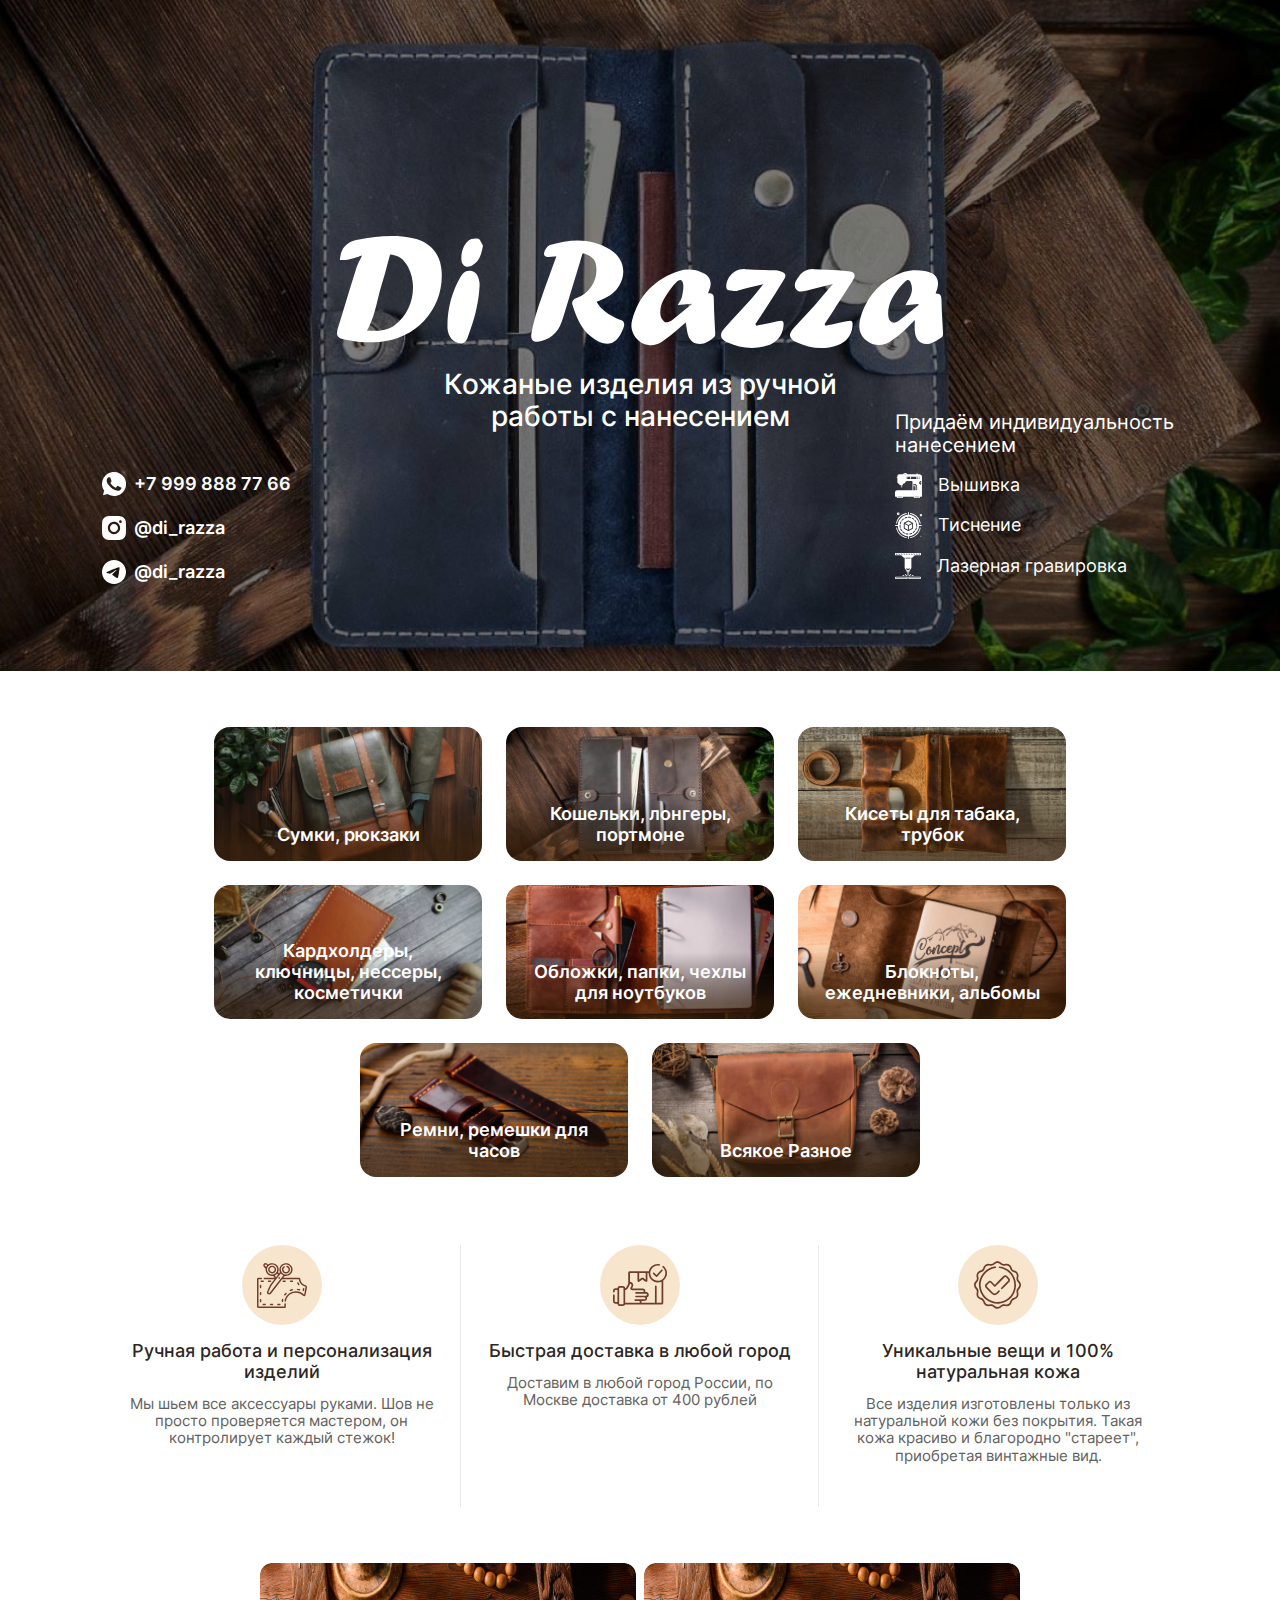
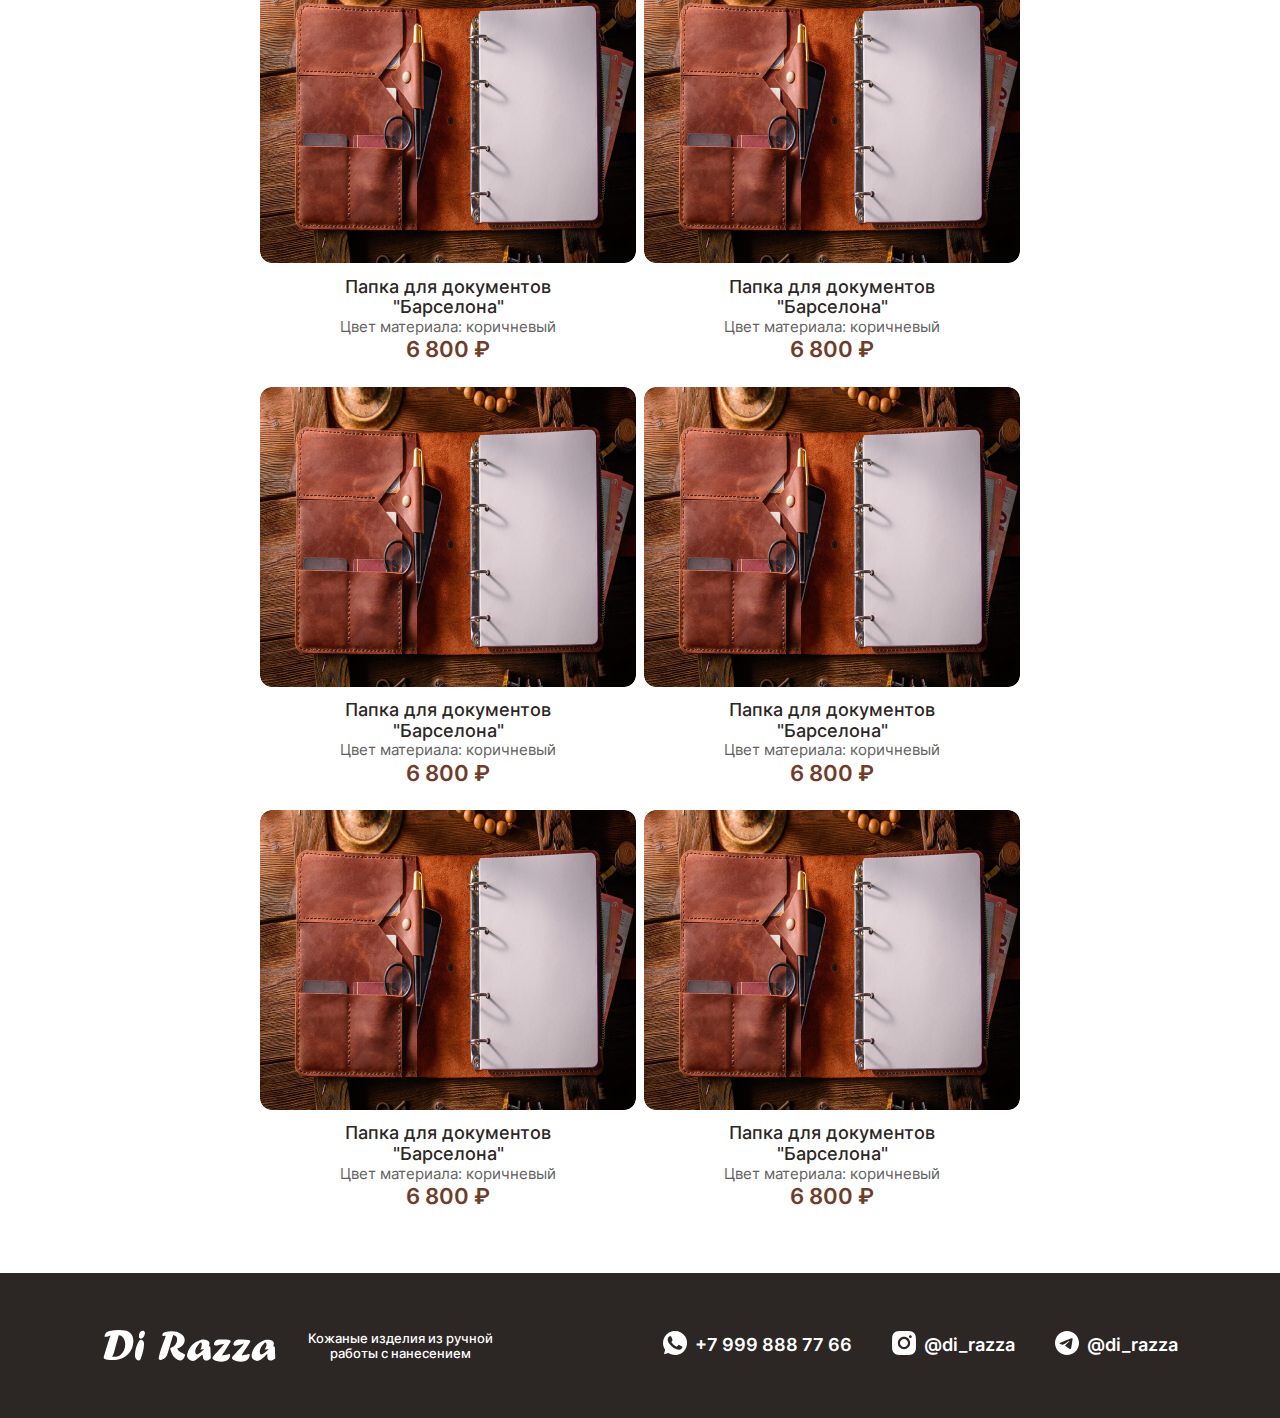
<file: index.html>
<!DOCTYPE html>
<html lang="ru">
<head>
    <meta charset="UTF-8">
    <meta name="viewport" content="width=device-width, initial-scale=1.0">
    <link rel="stylesheet" href="./css/normalize.css">   
    <link rel="stylesheet" href="./css/style.css">
    <link rel="stylesheet" href="./css/responsive.css">
    <title>di razza</title>
</head>
<body>
    <header>
        <div class="contains">
            <div class="header">
                <div class="header-center">
                    <div class="logo">
                        <img src="./svg/logo.svg" alt="logo">
                    </div>
                    <div class="header-title">
                        <h1>Кожаные изделия из ручной работы с нанесением</h1>
                    </div>
                </div>
                <div class="header-bottom">
                <div class="header-left">
                    <div class="contacts">
                        <div class="item">
                            <div class="tel-pic">
                                <img src="./svg/tel.svg" alt="tel">
                            </div>
                            <div class="tel"><a href="tel:89999999999" class="header-contact">+7 999 888 77 66</a></div>
                        </div>
                        <div class="item">
                            <div class="insta-pic">
                                <img src="./svg/insta.svg" alt="insta">
                            </div>
                            <div class="insta"><a href="@di_razza" class="header-contact">@di_razza</a></div>
                        </div>
                        <div class="item">
                            <div class="teleg-pic">
                                <img src="./svg/teleg.svg" alt="telegram">
                            </div>
                            <div class="teleg"><a href="@di_razza" class="header-contact">@di_razza</a></div>
                        </div>
                    </div>
                </div>
                <div class="header-right">
                    <div class="we-do">
                        <div class="we-do-title">Придаём индивидуальность
                            нанесением</div>
                        <div class="we-do-items">
                            <div class="item">
                                <div class="vishivka-pic">
                                    <img src="./svg/vishivka.svg" alt="vishivka">
                                </div>
                                <div class="vishivka">Вышивка</div>
                            </div>
                            <div class="item">
                                <div class="tisnenie-pic">
                                    <img src="./svg/tisnenie.svg" alt="tisnenie">
                                </div>
                                <div class="tisnenie">Тиснение</div>
                            </div>
                            <div class="item">
                                <div class="gravirivka-pic">
                                    <img src="./svg/gravirivka.svg" alt="gravirivka">
                                </div>
                                <div class="gravirivka">Лазерная гравировка</div>
                            </div>
                        </div>    
                    </div>
                </div>
                </div>
            </div>
        </div>
    </header>
    <article class="categories">
        <div class="contains">
            <div class="box">
                <div class="category-item one">
                    <a href="#" class="category-link">
                        <div class="category-title">Сумки, рюкзаки</div>
                    </a>
                </div>
                <div class="category-item two">
                    <a href="#" class="category-link">
                        <div class="category-title">Кошельки, лонгеры, портмоне</div>
                    </a>
                </div>
                <div class="category-item three">
                    <a href="#" class="category-link">
                        <div class="category-title">Кисеты для табака, трубок</div>
                    </a>
                </div>
                <div class="category-item four">
                    <a href="#" class="category-link">
                        <div class="category-title">Кардхолдеры, ключницы, нессеры, косметички</div>
                    </a>
                </div>
                <div class="category-item five">
                    <a href="#" class="category-link">
                        <div class="category-title">Обложки, папки, чехлы для ноутбуков</div>
                    </a>
                </div>
                <div class="category-item six">
                    <a href="#" class="category-link">
                        <div class="category-title">Блокноты, ежедневники, альбомы</div>
                    </a>
                </div>
                <div class="category-item seven">
                    <a href="#" class="category-link">
                        <div class="category-title">Ремни, ремешки для часов</div>
                    </a>
                </div>
                <div class="category-item eight">
                    <a href="#" class="category-link">
                        <div class="category-title">Всякое Разное</div>
                    </a>
                </div>
            </div>
        </div>
    </article>
    <article class="about">
        <div class="contains">
            <div class="box">
                <div class="about-item">
                    <div class="about-circle">
                        <div class="picture-one"></div>
                    </div>
                    <div class="about-title">Ручная работа и персонализация изделий</div>
                    <div class="about-description">Мы шьем все аксессуары руками. Шов не просто проверяется мастером, он контролирует каждый стежок!</div>
                </div>
                <div class="about-item">
                    <div class="about-circle">
                        <div class="picture-two"></div>
                    </div>
                    <div class="about-title">Быстрая доставка в любой город</div>
                    <div class="about-description">Доставим в любой город России, по Москве доставка от 400 рублей</div>
                </div>
                <div class="about-item">
                    <div class="about-circle">
                        <div class="picture-three"></div>
                    </div>
                    <div class="about-title">Уникальные вещи и 100% натуральная кожа</div>
                    <div class="about-description">Все изделия изготовлены только из натуральной кожи без покрытия. Такая кожа красиво и благородно "стареет", приобретая винтажные вид.</div>
                </div>
            </div>
        </div>
    </article>
    <article class="catalog">
        <div class="contains">
            <div class="box">
                <div class="catalog-item">
                    <a href="#" class="catalog-link">
                        <div class="catalog-pic">
                            <img src="./img/catilog-item.png" alt="pic">
                        </div>
                        <div class="catalog-title">Папка для документов "Барселона"</div>
                        <div class="catalog-color">Цвет материала: коричневый</div>
                        <div class="catalog-price">6 800 ₽</div>
                    </a>
                </div>
                <div class="catalog-item">
                    <a href="#" class="catalog-link">
                        <div class="catalog-pic">
                            <img src="./img/catilog-item.png" alt="pic">
                        </div>
                        <div class="catalog-title">Папка для документов "Барселона"</div>
                        <div class="catalog-color">Цвет материала: коричневый</div>
                        <div class="catalog-price">6 800 ₽</div>
                    </a>
                </div>
                <div class="catalog-item">
                    <a href="#" class="catalog-link">
                        <div class="catalog-pic">
                            <img src="./img/catilog-item.png" alt="pic">
                        </div>
                        <div class="catalog-title">Папка для документов "Барселона"</div>
                        <div class="catalog-color">Цвет материала: коричневый</div>
                        <div class="catalog-price">6 800 ₽</div>
                    </a>
                </div>
                <div class="catalog-item">
                    <a href="#" class="catalog-link">
                        <div class="catalog-pic">
                            <img src="./img/catilog-item.png" alt="pic">
                        </div>
                        <div class="catalog-title">Папка для документов "Барселона"</div>
                        <div class="catalog-color">Цвет материала: коричневый</div>
                        <div class="catalog-price">6 800 ₽</div>
                    </a>
                </div>
                <div class="catalog-item">
                    <a href="#" class="catalog-link">
                        <div class="catalog-pic">
                            <img src="./img/catilog-item.png" alt="pic">
                        </div>
                        <div class="catalog-title">Папка для документов "Барселона"</div>
                        <div class="catalog-color">Цвет материала: коричневый</div>
                        <div class="catalog-price">6 800 ₽</div>
                    </a>
                </div>
                <div class="catalog-item">
                    <a href="#" class="catalog-link">
                        <div class="catalog-pic">
                            <img src="./img/catilog-item.png" alt="pic">
                        </div>
                        <div class="catalog-title">Папка для документов "Барселона"</div>
                        <div class="catalog-color">Цвет материала: коричневый</div>
                        <div class="catalog-price">6 800 ₽</div>
                    </a>
                </div>
            </div>
        </div>
    </article>
    <footer>
        <div class="contains">
            <div class="footer">
                <div class="box">
                    <div class="inner-left">
                        <div class="footer-logo">
                            <img src="./svg/logo.svg" alt="logo">
                        </div>
                        <div class="footer-slogan">Кожаные изделия из ручной работы с нанесением</div>
                    </div>
                    <div class="inner-right">
                        <div class="footer-item">
                            <div class="footer-tel-pic">
                                <img src="./svg/tel.svg" alt="tel">
                            </div>
                            <div class="footer-tel"><a href="tel:89999999999" class="footer-contact">+7 999 888 77 66</a></div>
                        </div>
                        <div class="footer-item">
                            <div class="footer-insta-pic">
                                <img src="./svg/insta.svg" alt="insta">
                            </div>
                            <div class="footer-insta"><a href="@di_razza" class="footer-contact">@di_razza</a></div>
                        </div>
                        <div class="footer-item">
                            <div class="footer-teleg-pic">
                                <img src="./svg/teleg.svg" alt="telegram">
                            </div>
                            <div class="footer-teleg"><a href="@di_razza" class="footer-contact">@di_razza</a></div>
                        </div>
                    </div>
                </div>
            </div>
        </div>
    </footer>
</body>
</html>
</file>
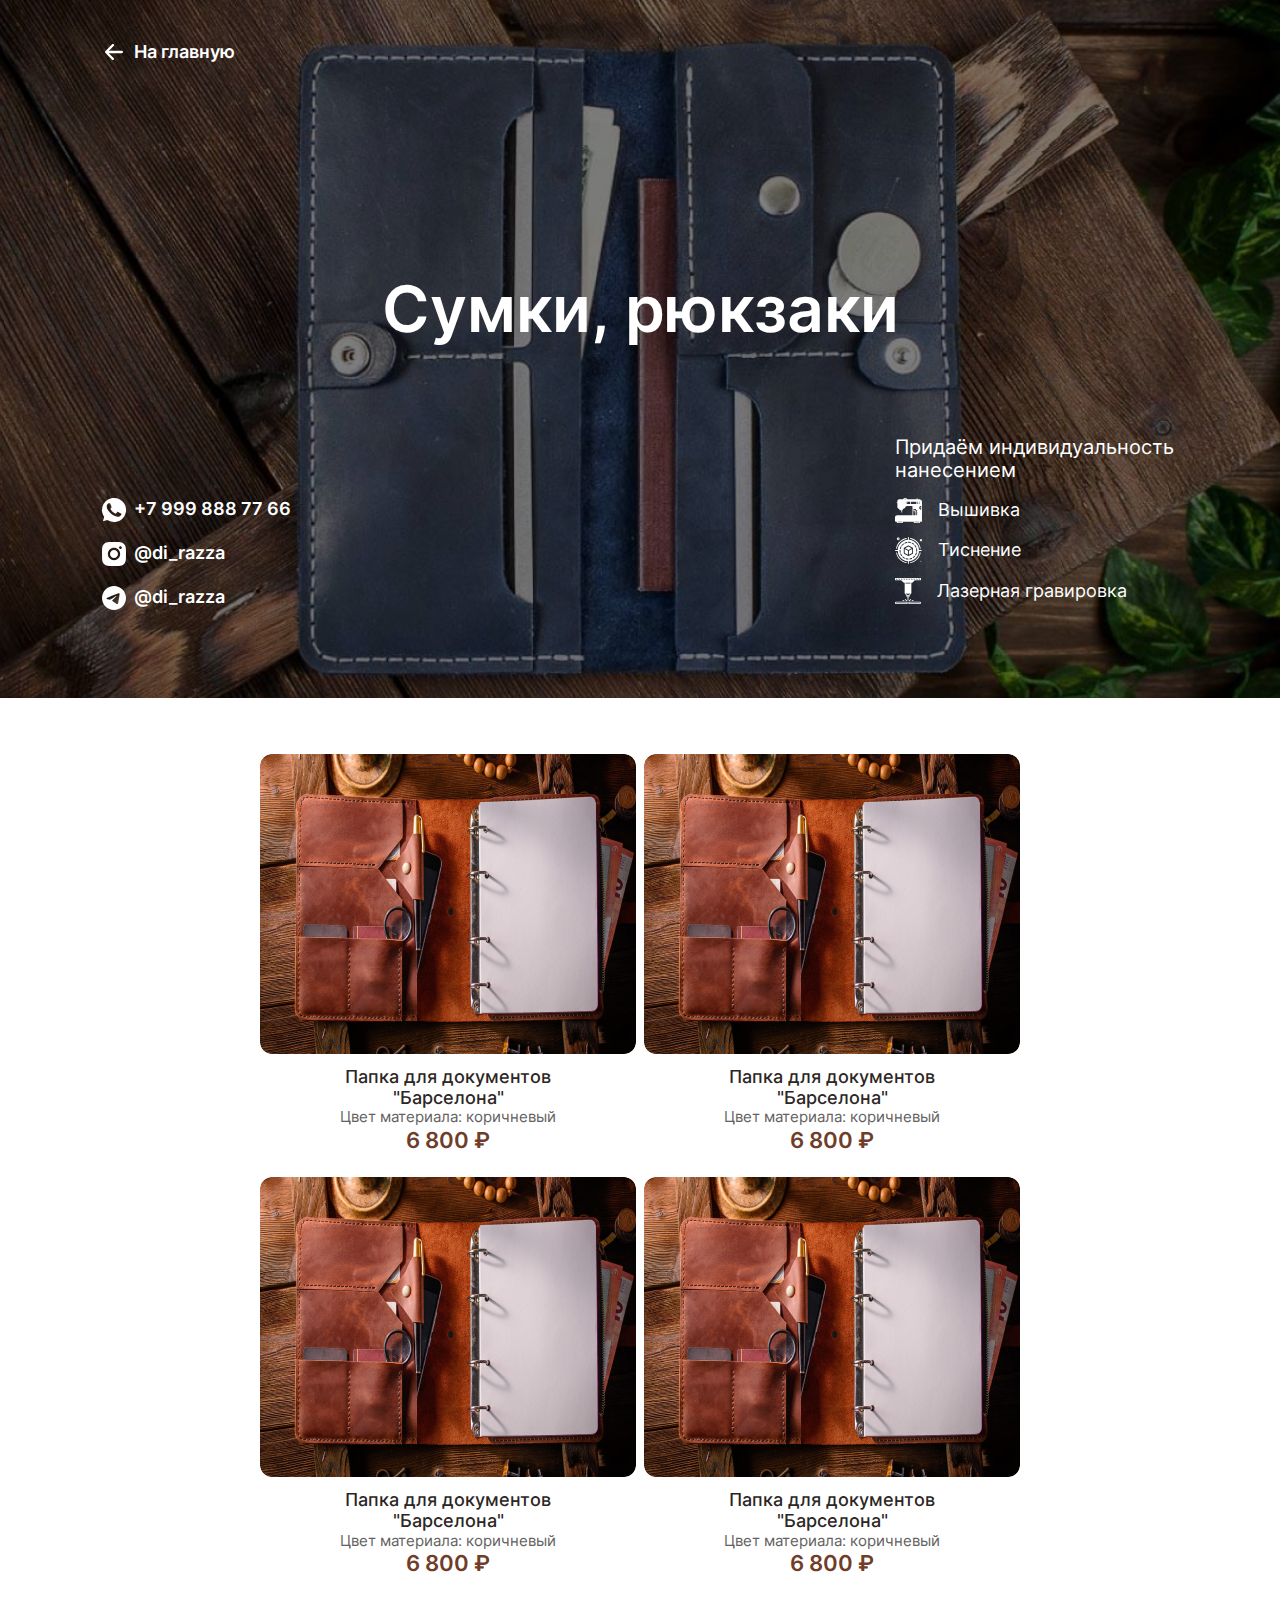
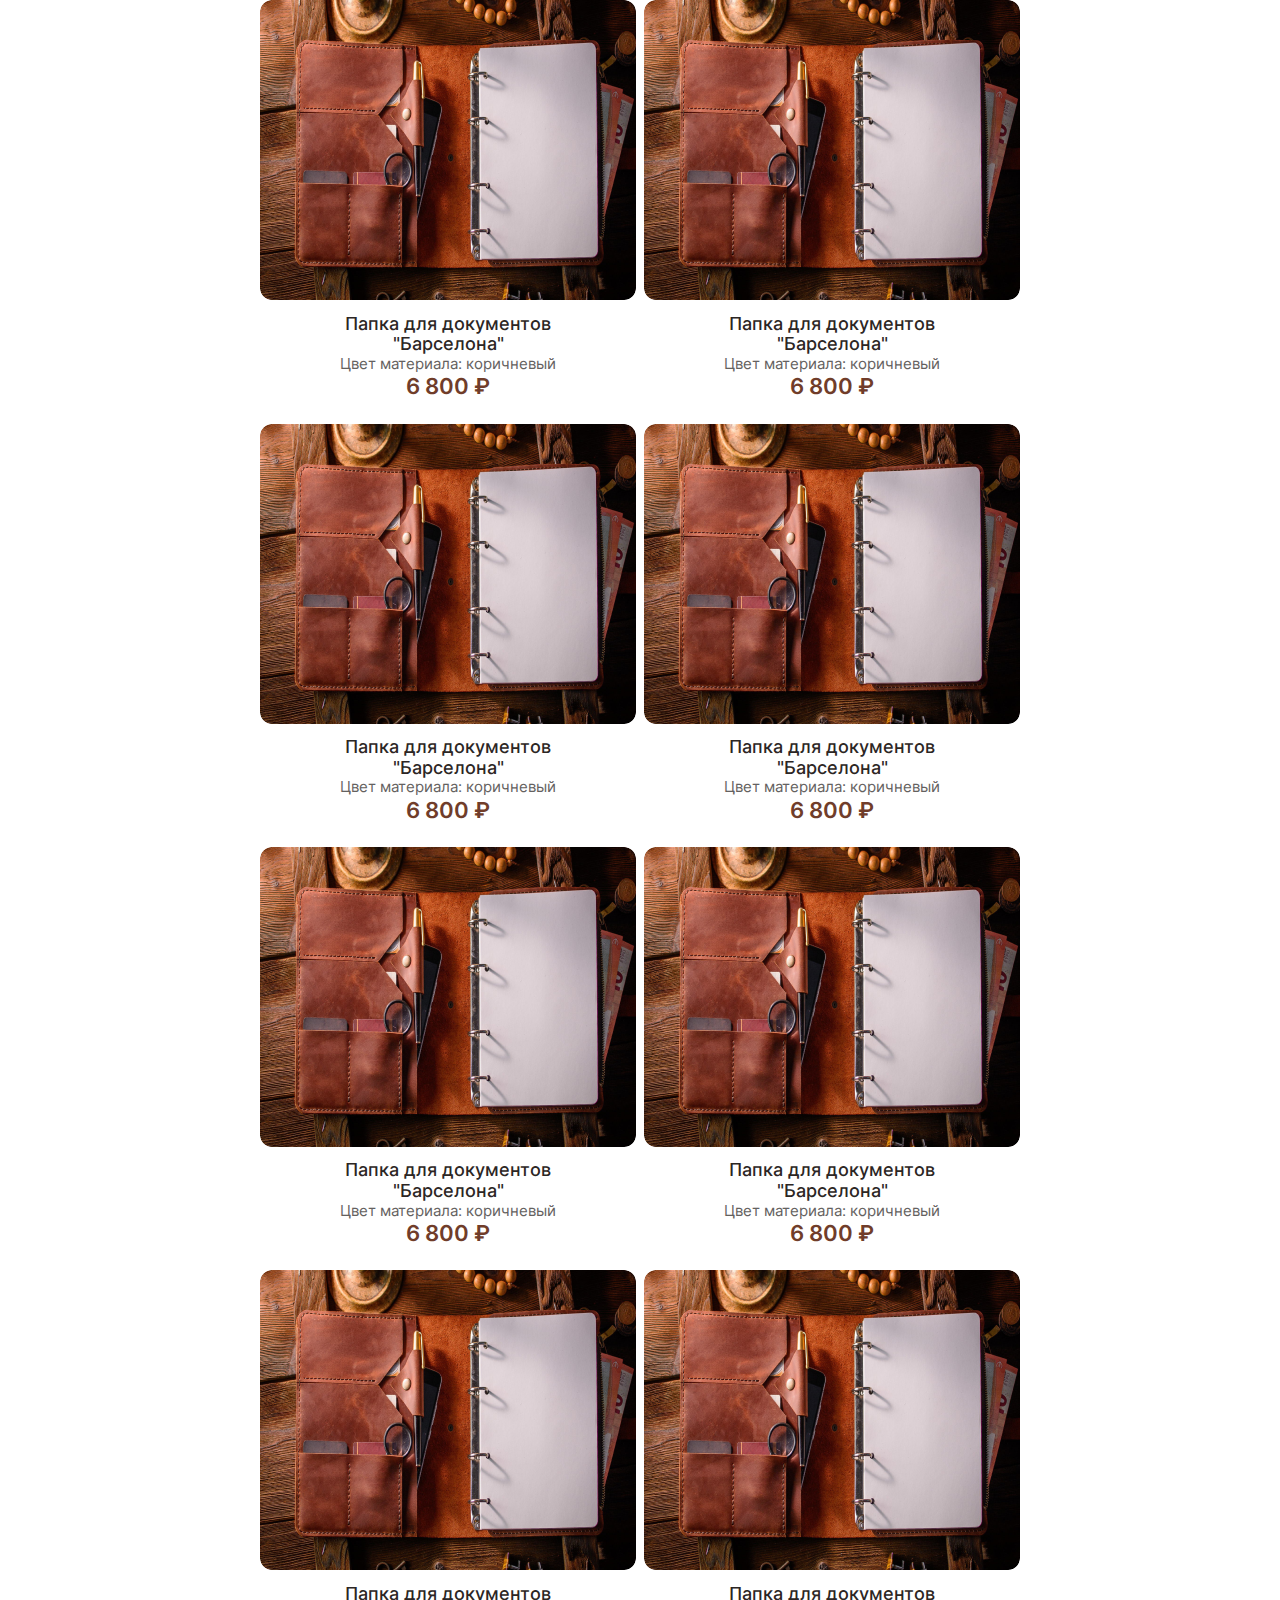
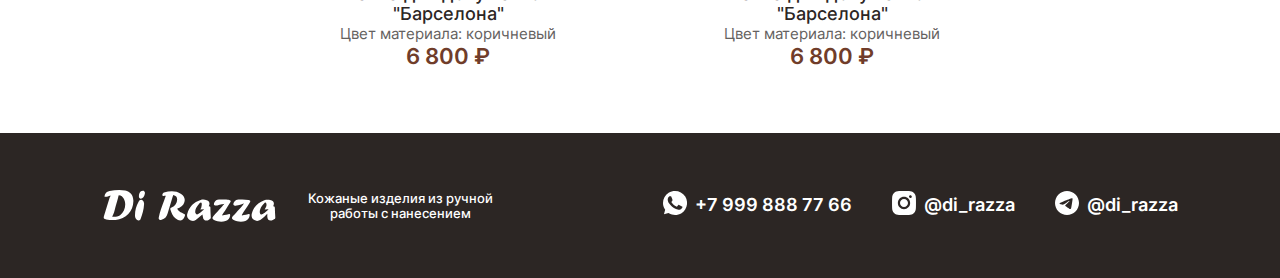
<file: sumki.html>
<!DOCTYPE html>
<html lang="ru">
<head>
    <meta charset="UTF-8">
    <meta name="viewport" content="width=device-width, initial-scale=1.0">
    <link rel="stylesheet" href="./css/normalize.css">   
    <link rel="stylesheet" href="./css/style.css">
    <link rel="stylesheet" href="./css/responsive.css">
    <title>Сумки, рюкзаки</title>
</head>
<body>
    <header>
        <div class="contains">
            <div class="header">
                <div class="header-top">
                    <div class="breadcrumbs">
                        <div class="arrow">
                            <a href="/"><div class="arrow-pic"></div></a>
                        </div>
                        <a href="/" class="breadcrumbs-link"><div class="text">На главную</div></a>
                    </div>
                </div>
                <div class="header-inner-center">
                    <div class="header-inner-title">
                        <h1>Сумки, рюкзаки</h1>
                    </div>
                </div>
                <div class="inner-header-bottom">
                <div class="header-left">
                    <div class="contacts">
                        <div class="item">
                            <div class="tel-pic">
                                <img src="./svg/tel.svg" alt="tel">
                            </div>
                            <div class="tel"><a href="tel:89999999999" class="header-contact">+7 999 888 77 66</a></div>
                        </div>
                        <div class="item">
                            <div class="insta-pic">
                                <img src="./svg/insta.svg" alt="insta">
                            </div>
                            <div class="insta"><a href="@di_razza" class="header-contact">@di_razza</a></div>
                        </div>
                        <div class="item">
                            <div class="teleg-pic">
                                <img src="./svg/teleg.svg" alt="telegram">
                            </div>
                            <div class="teleg"><a href="@di_razza" class="header-contact">@di_razza</a></div>
                        </div>
                    </div>
                </div>
                <div class="header-right">
                    <div class="we-do">
                        <div class="we-do-title">Придаём индивидуальность
                            нанесением</div>
                        <div class="we-do-items">
                            <div class="item">
                                <div class="vishivka-pic">
                                    <img src="./svg/vishivka.svg" alt="vishivka">
                                </div>
                                <div class="vishivka">Вышивка</div>
                            </div>
                            <div class="item">
                                <div class="tisnenie-pic">
                                    <img src="./svg/tisnenie.svg" alt="tisnenie">
                                </div>
                                <div class="tisnenie">Тиснение</div>
                            </div>
                            <div class="item">
                                <div class="gravirivka-pic">
                                    <img src="./svg/gravirivka.svg" alt="gravirivka">
                                </div>
                                <div class="gravirivka">Лазерная гравировка</div>
                            </div>
                        </div>    
                    </div>
                </div>
                </div>
            </div>
        </div>
    </header>
    <article class="catalog">
        <div class="contains">
            <div class="box">
                <div class="catalog-item">
                    <a href="#" class="catalog-link" onclick="openModal()">
                        <div class="catalog-pic">
                            <img src="./img/catilog-item.png" alt="pic">
                        </div>
                        <div class="catalog-title">Папка для документов "Барселона"</div>
                        <div class="catalog-color">Цвет материала: коричневый</div>
                        <div class="catalog-price">6 800 ₽</div>
                    </a>
                </div>
                <div class="catalog-item">
                    <a href="#" class="catalog-link">
                        <div class="catalog-pic">
                            <img src="./img/catilog-item.png" alt="pic">
                        </div>
                        <div class="catalog-title">Папка для документов "Барселона"</div>
                        <div class="catalog-color">Цвет материала: коричневый</div>
                        <div class="catalog-price">6 800 ₽</div>
                    </a>
                </div>
                <div class="catalog-item">
                    <a href="#" class="catalog-link">
                        <div class="catalog-pic">
                            <img src="./img/catilog-item.png" alt="pic">
                        </div>
                        <div class="catalog-title">Папка для документов "Барселона"</div>
                        <div class="catalog-color">Цвет материала: коричневый</div>
                        <div class="catalog-price">6 800 ₽</div>
                    </a>
                </div>
                <div class="catalog-item">
                    <a href="#" class="catalog-link">
                        <div class="catalog-pic">
                            <img src="./img/catilog-item.png" alt="pic">
                        </div>
                        <div class="catalog-title">Папка для документов "Барселона"</div>
                        <div class="catalog-color">Цвет материала: коричневый</div>
                        <div class="catalog-price">6 800 ₽</div>
                    </a>
                </div>
                <div class="catalog-item">
                    <a href="#" class="catalog-link">
                        <div class="catalog-pic">
                            <img src="./img/catilog-item.png" alt="pic">
                        </div>
                        <div class="catalog-title">Папка для документов "Барселона"</div>
                        <div class="catalog-color">Цвет материала: коричневый</div>
                        <div class="catalog-price">6 800 ₽</div>
                    </a>
                </div>
                <div class="catalog-item">
                    <a href="#" class="catalog-link">
                        <div class="catalog-pic">
                            <img src="./img/catilog-item.png" alt="pic">
                        </div>
                        <div class="catalog-title">Папка для документов "Барселона"</div>
                        <div class="catalog-color">Цвет материала: коричневый</div>
                        <div class="catalog-price">6 800 ₽</div>
                    </a>
                </div>
                <div class="catalog-item">
                    <a href="#" class="catalog-link">
                        <div class="catalog-pic">
                            <img src="./img/catilog-item.png" alt="pic">
                        </div>
                        <div class="catalog-title">Папка для документов "Барселона"</div>
                        <div class="catalog-color">Цвет материала: коричневый</div>
                        <div class="catalog-price">6 800 ₽</div>
                    </a>
                </div>
                <div class="catalog-item">
                    <a href="#" class="catalog-link">
                        <div class="catalog-pic">
                            <img src="./img/catilog-item.png" alt="pic">
                        </div>
                        <div class="catalog-title">Папка для документов "Барселона"</div>
                        <div class="catalog-color">Цвет материала: коричневый</div>
                        <div class="catalog-price">6 800 ₽</div>
                    </a>
                </div>
                <div class="catalog-item">
                    <a href="#" class="catalog-link">
                        <div class="catalog-pic">
                            <img src="./img/catilog-item.png" alt="pic">
                        </div>
                        <div class="catalog-title">Папка для документов "Барселона"</div>
                        <div class="catalog-color">Цвет материала: коричневый</div>
                        <div class="catalog-price">6 800 ₽</div>
                    </a>
                </div>
                <div class="catalog-item">
                    <a href="#" class="catalog-link">
                        <div class="catalog-pic">
                            <img src="./img/catilog-item.png" alt="pic">
                        </div>
                        <div class="catalog-title">Папка для документов "Барселона"</div>
                        <div class="catalog-color">Цвет материала: коричневый</div>
                        <div class="catalog-price">6 800 ₽</div>
                    </a>
                </div>
                <div class="catalog-item">
                    <a href="#" class="catalog-link">
                        <div class="catalog-pic">
                            <img src="./img/catilog-item.png" alt="pic">
                        </div>
                        <div class="catalog-title">Папка для документов "Барселона"</div>
                        <div class="catalog-color">Цвет материала: коричневый</div>
                        <div class="catalog-price">6 800 ₽</div>
                    </a>
                </div>
                <div class="catalog-item">
                    <a href="#" class="catalog-link">
                        <div class="catalog-pic">
                            <img src="./img/catilog-item.png" alt="pic">
                        </div>
                        <div class="catalog-title">Папка для документов "Барселона"</div>
                        <div class="catalog-color">Цвет материала: коричневый</div>
                        <div class="catalog-price">6 800 ₽</div>
                    </a>
                </div>
            </div>
        </div>
    </article>
    <footer>
        <div class="contains">
            <div class="footer">
                <div class="box">
                    <div class="inner-left">
                        <div class="footer-logo">
                            <a href="/"><img src="./svg/logo.svg" alt="logo"></a>
                        </div>
                        <div class="footer-slogan">Кожаные изделия из ручной работы с нанесением</div>
                    </div>
                    <div class="inner-right">
                        <div class="footer-item">
                            <div class="footer-tel-pic">
                                <img src="./svg/tel.svg" alt="tel">
                            </div>
                            <div class="footer-tel"><a href="tel:89999999999" class="footer-contact">+7 999 888 77 66</a></div>
                        </div>
                        <div class="footer-item">
                            <div class="footer-insta-pic">
                                <img src="./svg/insta.svg" alt="insta">
                            </div>
                            <div class="footer-insta"><a href="@di_razza" class="footer-contact">@di_razza</a></div>
                        </div>
                        <div class="footer-item">
                            <div class="footer-teleg-pic">
                                <img src="./svg/teleg.svg" alt="telegram">
                            </div>
                            <div class="footer-teleg"><a href="@di_razza" class="footer-contact">@di_razza</a></div>
                        </div>
                    </div>
                </div>
            </div>
        </div>
    </footer>
    <div class="modal" id="modal">
        <div class="modal-box">
                    <div class="modal-right-close" onclick="closeModal()">
                        <div class="close-svg"></div>
                    </div>
            <div class="modal-left">
                <div class="modal-left-pic">
                    <img src="./img/modal-pic.png" alt="pic">
                </div>
                <div class="modal-left-prev">
                    <div class="modal-box-prev-left">
                        <div class="prev-item active">
                            <img src="./img/modal-pic-prev.png" alt="pic">
                        </div>
                        <div class="prev-item">
                            <img src="./img/modal-pic-prev.png" alt="pic">
                        </div>
                        <div class="prev-item">
                            <img src="./img/modal-pic-prev.png" alt="pic">
                        </div>
                    </div>
                    <div class="modal-box-prev-right">
                        <div class="prev-more">
                            <div class="arrow-modal">
                                <div class="arrow"></div>
                            </div>
                        </div>
                    </div>
                </div>
            </div>
            <div class="modal-right">
                <div class="modal-right-top">
                    <div class="modal-right-title">
                        Папка для документов "Барселона" вторая строка для названия
                    </div>
                    <div class="modal-right-price">6 800 ₽</div>
                    <div class="params">
                        <div class="param">
                            <div class="param-item">Цвет материала:</div>
                            <div class="param-item">Коричневый</div>
                        </div>
                        <div class="param">
                            <div class="param-item">Еще пункт:</div>
                            <div class="param-item">Коричневый</div>
                        </div>
                        <div class="param">
                            <div class="param-item">Еще пункт:</div>
                            <div class="param-item">Коричневый</div>
                        </div>
                    </div>
                    <div class="modal-right-description">
                        Описание товара, Прародителем текста-рыбы является известный "Lorem Ipsum" – латинский текст, ноги которого растут аж из 45 года до нашей эры. Сервисов по созданию случайного текста
                    </div>
                    <div class="modal-right-nanesenie">
                        <div class="nanesenie-text">Нанесение</div>
                        <div class="nanesenie-checkbox">
                            <input class="checkbox" type="checkbox" id="nanesenie" name="nanesenie" />
                        </div>
                    </div>
                </div>
                <div class="modal-right-bottom">
                    <button class="modal-right-buttom" onclick="openFeedback()">Заказать</button>
                </div>
            </div>
        </div>
    </div>
    <div class="modal-overlay"></div>

    <div class="modal-feedback" id="modal-feedback">
        <div class="modal-feedback-box">
            <div class="modal-feedback-header">
                <div class="modal-feedback-header-title">
                    Ваши контакты
                </div>
                <div class="modal-feedback-close" onclick="closeFeedback()">
                    <div class="close-svg"></div>
                </div>
            </div>
            <div class="modal-feedback-body">
                <input type="text" name="name" placeholder="Ваше имя">
                <input type="tel" name="name" placeholder="Ваш телефон">
                <textarea name="comment" placeholder="Детали заказа"></textarea>
                <label class="input-file">
                    <input type="file" name="file" placeholder="Загрузить файл">
                    <span>+ Загрузить файл</span>
                </label>
                
            </div>
            <div class="modal-feedback-footer">
                <button type="submit" class="modal-feedback-buttom" onclick="openSuccess()">Заказать</button>
            </div>
        </div>
    </div>
    <div class="modal-feedback-overlay"></div>

    <div class="modal-feedback-success" id="modal-feedback-success">
        <div class="modal-feedback-box success">
            <div class="modal-feedback-header">
                
                <div class="modal-feedback-close" onclick="closeSuccess()">
                    <div class="close-svg"></div>
                </div>
            </div>
            <div class="modal-feedback-body success">
                <div class="success-text">
                    Ваш заказ получен, мы скоро вам позвоним.
                </div>
            </div>
            <div class="modal-feedback-footer">
                <button type="submit" class="modal-feedback-buttom">Заказать</button>
            </div>
        </div>
    </div>
    <div class="modal-feedback-overlay-success"></div>
 <script>
     function openModal() {
        document.getElementById("modal").style.top = "20%";
        }
     function closeModal() {
        document.getElementById("modal").style.top = "-8000px";
        }
    function openFeedback() {
        document.getElementById("modal-feedback").style.top = "20%";
        }
    function closeFeedback() {
        document.getElementById("modal-feedback").style.top = "-8000px";
        }
    function openSuccess() {
        document.getElementById("modal-feedback-success").style.top = "20%";
        }
    function closeSuccess() {
        document.getElementById("modal-feedback-success").style.top = "-8000px";
        }
 </script>
</body>
</html>
</file>
<file: css/style.css>
:root {
    --color-brown: #703D2A;
    --color-beige: #F0CE9B;
    --color-black: #2C2624;
}
@font-face {
    font-family: 'Inter';
    src: url(../fonts/Inter-Regular.ttf);
    font-weight: 400;
}
@font-face {
    font-family: 'Inter';
    src: url(../fonts/Inter-Medium.ttf);
    font-weight: 500;
}
@font-face {
    font-family: 'Inter';
    src: url(../fonts/Inter-SemiBold.ttf);
    font-weight: 600;
}
body {
    width: 100%;
    font-family: Inter;
}
.contains {
    width: 100%;
    max-width: 1440px;
    margin: 0 auto;
    padding: 0 8%;
    overflow: hidden;
}

/* ---header--- */

header {
    background-image: url(../img/header.png);
    background-repeat: no-repeat;
    background-position: center;
    background-size: cover;
    color: white;
}
.header {
    display: flex;
    flex-direction: column;

}
.header-center {
    display: flex;
    flex-direction: column;
    align-items: center;
    justify-content: center;
    padding-top: 236px;
    gap: 20px;
}
.logo {
   width: 606px;
   height: 112px;
}
.logo img {
    width: 100%;
}
.header-title {
    max-width: 486px;
}
.header-title h1 {
    font-size: 28px;
    font-weight: 500;
    text-align: center;
}
.header-bottom {
    display: flex;
    justify-content: space-between;
    align-items: center;
    padding-bottom: 87px;
    font-size: 18px;
}
.header-left {
    padding-top: 40px;
    font-weight: 600;
}
.header-left .contacts {
    display: flex;
    flex-direction: column;
    gap: 20px;
}
.header-left .item {
    display: flex;
    flex-direction: row;
    align-items: center;
    gap: 8px;
}
.tel-pic,
.insta-pic, 
.teleg-pic {
    width: 24px;
    height: 24px;
}
.tel-pic img,
.insta-pic img, 
.teleg-pic img {
    width: 100%;
}
.header-right {
    font-weight: 400;
}
.header-right .we-do {
    display: flex;
    flex-direction: column;
    gap: 16px;
}
.we-do-title {
    font-size: 20px;
    max-width: 283px;
    margin-top: -27px;
}
.we-do-items {
    display: flex;
    flex-direction: column;
    gap: 14px;
}
.we-do .item {
    display: flex;
    flex-direction: row;
    align-items: center;
    gap: 16px;
}
.vishivka-pic {
    width: 27px;
    height: 25px;
}
.tisnenie-pic {
    width: 27px;
    height: 27px;
}
.gravirivka-pic {
    width: 26px;
    height: 26px;
}
.vishivka-pic img,
.tisnenie-pic img,
.gravirivka-pic img {
    width: 100%;
}
.header-contact {
    color: white;
}
/* -----categories----- */
.categories {
    padding-top: 56px;
}
.categories .box {
    display: flex;
    flex-direction: row;
    flex-wrap: wrap;
    justify-content: center;
    gap: 24px;
    width: calc((100%-24px*3)/2);
}
.category-item {
    width: 268px;
    aspect-ratio: 2/1;
    border-radius: 16px;
    background: linear-gradient(180deg, rgba(0, 0, 0, 0.00) 50%, rgba(56, 33, 11, 0.60) 88.26%), lightgray 50% / cover no-repeat;
    display: flex;
    flex-direction: column;
    align-items: center;
    justify-content: end;
    z-index: 0;
}
.category-item.one {
    background-image: url(../img/categories-one.png);
    background-repeat: no-repeat;
    background-position: center;
    background-size: cover;
}
.category-item.two {
    background-image: url(../img/categories-two.png);
    background-repeat: no-repeat;
    background-position: center;
    background-size: cover;
}
.category-item.three {
    background-image: url(../img/categories-three.png);
    background-repeat: no-repeat;
    background-position: center;
    background-size: cover;
}
.category-item.four {
    background-image: url(../img/categories-four.png);
    background-repeat: no-repeat;
    background-position: center;
    background-size: cover;
}
.category-item.five {
    background-image: url(../img/categories-five.png);
    background-repeat: no-repeat;
    background-position: center;
    background-size: cover;
}
.category-item.six {
    background-image: url(../img/categories-six.png);
    background-repeat: no-repeat;
    background-position: center;
    background-size: cover;
}
.category-item.seven {
    background-image: url(../img/categories-seven.png);
    background-repeat: no-repeat;
    background-position: center;
    background-size: cover;
}
.category-item.eight {
    background-image: url(../img/categories-eight.png);
    background-repeat: no-repeat;
    background-position: center;
    background-size: cover;
}
.category-title {
    color: white;
    padding: 0 24px 16px 24px;
    text-align: center;
    font-size: 18px;
    font-weight: 600;
    z-index: 1;
}

/* -----about----- */

.about {
    padding-top: 68px;
}
.about .box {
    display: flex;
    flex-direction: row;
    flex-wrap: wrap;
    justify-content: center;
    row-gap: 20px;
}
.about-item {
    position: relative;
    display: flex;
    flex-direction: column;
    justify-content: start;
    align-items: center;
    text-align: center;
    gap: 12px;
    width: calc(100%/3);
    min-height: 262px;
    min-width: 306px;
}
.about-circle {
    width: 80px;
    height: 80px;
    margin-bottom: 4px;
}
.about-circle .picture-one {
    background-image: url(../svg/circle01.svg);
    background-repeat: no-repeat;
    background-position: center;
    background-size: cover;
    width: 100%;
    height: 100%;
}
.about-circle .picture-two {
    background-image: url(../svg/circle02.svg);
    background-repeat: no-repeat;
    background-position: center;
    background-size: cover;
    width: 100%;
    height: 100%;
}
.about-circle .picture-three {
    background-image: url(../svg/circle03.svg);
    background-repeat: no-repeat;
    background-position: center;
    background-size: cover;
    width: 100%;
    height: 100%;
}
.about-title {
    max-width: 318px;
    font-size: 18px;
    font-weight: 500;
    color: var(--color-black);
}
.about-description {
    max-width: 318px;
    font-size: 15px;
    font-weight: 400;
    color: #646160;
}
.about-item::after {
    position: absolute;
    content: '';
    width: 1px;
    height: 100%;
    background: rgba(212, 212, 212, 0.50);
    right: 0;
}
.about-item:last-child::after {
    display: none;
}

/* ------catalog------ */

.catalog {
    padding-top: 56px;
    padding-bottom: 64px;
}
.catalog .box {
    width: calc((100%-24px*2)/3);
    display: flex;
    flex-direction: row;
    justify-content: center;
    flex-wrap: wrap;
    gap: 24px;
}
.catalog-item {
    width: 360px;
    display: flex;
    flex-direction: column;
    align-items: center;
    gap: 6px;
}
.catalog-pic {
    width: 100%;
}
.catalog-pic img {
    border-radius: 12px;
    object-fit: cover;
}
.catalog-title {
    padding-top: 10px;
    max-width: 318px;
    margin: 0 auto;
    font-size: 18px;
    text-align: center;
    color: var(--color-black);
    font-weight: 500;
}
.catalog-color {
    font-size: 15px;
    font-weight: 400;
    text-align: center;
    color: #646160;
}
.catalog-price {
    padding-top: 2px;
    text-align: center;
    color: var(--color-brown);
    font-size: 22px;
    font-weight: 600;
}

/* ------footer------ */

footer {
    background-color: var(--color-black);
}
.footer {
    color: white;
}
.footer .box {
    display: flex;
    flex-direction: row;
    justify-content: space-between;
    align-items: center;
}
.inner-left {
    padding: 54px 0;
    display: flex;
    flex-direction: row;
    justify-content: space-between;
    align-items: center;
    gap: 23px;
}
.footer-logo {
    width: 175px;
    height: 32px;
}
.footer-logo img {
    width: 100%;
    height: 100%;
}
.footer-slogan {
    max-width: 200px;
    font-size: 13px;
    font-weight: 500;
    text-align: center;
}
.inner-right {
    padding: 58px 0;
    display: flex;
    flex-direction: row;
    justify-content: space-between;
    align-items: center;
    gap: 40px;
    font-size: 18px;
    font-weight: 600;
}
.footer-item {
    display: flex;
    flex-direction: row;
    justify-content: space-between;
    align-items: center;
    gap: 8px;
}
.footer-contact {
    color: white;
}

/* -----inner page -----*/

.header-inner-center {
    display: flex;
    flex-direction: column;
    align-items: center;
    justify-content: center;
    padding-top: 208px;
    gap: 20px;
}
.header-inner-title {
    max-width: 530px;
    padding-bottom: 112px;
}
.header-inner-title h1 {
    font-size: 64px;
    font-weight: 600;
    text-align: center;
}
.inner-header-bottom {
    display: flex;
    justify-content: space-between;
    align-items: center;
    padding-bottom: 88px;
    font-size: 18px;
}
.header-top {
    padding-top: 40px;
}
.breadcrumbs {
    display: flex;
    flex-direction: row;
    align-items: center;
    gap: 8px;
} 
.breadcrumbs .text {
    font-size: 18px;
    font-weight: 600;
}
.breadcrumbs-link {
    color: white;
}
.arrow {
    width: 24px;
    height: 24px;
}
.arrow-pic {
    background-image: url(../svg/arrow.svg);
    background-repeat: no-repeat;
    background-size: contain;
    width: 100%;
    height: 100%;
}

/* ----modal---- */

/* .modal-overlay {
    background: rgba(0, 0, 0, 0.8);
    position: fixed;
    top: 0;
    left: 0;
    width: 100%;
    height: 100%;
    z-index: 10;
}   */
.modal {
    position: absolute;
    background-color: white;
    border-radius: 24px;
    max-width: 976px;
    top: -800px;
    margin: auto;
    left: 0;
    right: 0;
    box-sizing: border-box;
    transition: .5s;
    z-index: 11;
}
.modal-box {
    position: relative;
    padding: 40px;
    width: 100%;
    display: flex;
    flex-direction: row;
    justify-content: space-between;
    gap: 32px;
}
.modal-left {
    width: 100%;
    display: flex;
    flex-direction: column;
    justify-content: space-between;
    gap: 8px;
}
.modal-left-prev,
.modal-box-prev-left {
    display: flex;
    flex-direction: row;
    justify-content: space-between;
    align-items: center;
    gap: 8px;
}
.modal-left-prev {
    width: 424px;
}
.modal-box-prev-left {
    flex-grow: 2;
}
.modal-left-pic {
    width: 424px;
    height: 338px;
}
.modal-left-pic img {
    width: 100%;
    height: auto;
}
.prev-item {
    position: relative;
    width: 113px;
    height: 90px;
    cursor: pointer;
}
.prev-item::after {
    position: absolute;
    content: '';
    display: block;
    width: 100%;
    height: 100%;
    top: 0;
    left: 0;
    background: linear-gradient(0deg, rgba(255, 255, 255, 0.40) 0%, rgba(255, 255, 255, 0.40) 100%), lightgray 0px -7.091px / 100% 122.318% no-repeat;
    opacity: 0.4;
}
.prev-item.active::after {
    display: none;
}
.prev-item img {
    width: 100%;
    height: auto;
}
.prev-more {
    padding: 29px 14px;
    border-radius: 12px;
    background: var(--color-beige);
}
.arrow-modal {
    width: 32px;
    height: 32px;
    cursor: pointer;
}
.arrow-modal .arrow {
    background-image: url(../svg/arrow-modal.svg);
    background-repeat: no-repeat;
    background-position: center center;
    background-size: cover;
    width: 100%;
    height: 100%;
}
.modal-right {
    width: 100%;
    display: flex;
    flex-direction: column;
    justify-content: space-between;
    gap: 42px;
}
.modal-right-title {
    max-width: 393px;
    font-size: 22px;
    color: var(--color-black);
    font-weight: 600;
}
.modal-right-price {
    padding-top: 12px;
    font-size: 26px;
    font-weight: 600;
    color: var(--color-brown);
}
.params {
    padding: 16px 0;
    display: flex;
    flex-direction: column;
    justify-content: space-between;
    gap: 8px;
}
.param {
    display: flex;
    flex-direction: row;
    justify-content: flex-start;
    gap: 8px;
}
.modal-right-description {
    max-width: 412px;
    color: #646160;
    font-size: 16px;
    font-weight: 400;
}
.modal-right-nanesenie {
    padding-top: 16px;
    display: flex;
    align-items: center;
    gap: 8px;
}
.checkbox {
    width: 20px;
    height: 20px;
}
.nanesenie-checkbox {
    display: flex;
}
.modal-right-buttom {
    background-color: var(--color-brown);
    border-radius: 8px;
    cursor: pointer;
    font-size: 18px;
    font-weight: 500;
    color: white;
    padding: 17px 156px;
}
.modal-right-close {
    position: absolute;
    width: 32px;
    height: 32px;
    top: 32px;
    right: 32px;
}
.close-svg {
    background-image: url(../svg/close.svg);
    background-repeat: no-repeat;
    background-position: center center;
    background-size: cover;
    width: 100%;
    height: 100%;
    cursor: pointer;
}

/* ----modal-feedback---- */

/* .modal-feedback-overlay,
.modal-feedback-overlay-success {
    background: rgba(0, 0, 0, 0.8);
    position: fixed;
    top: 0;
    left: 0;
    width: 100%;
    height: 100%;
    z-index: 10;
}   */
.modal-feedback,
.modal-feedback-success {
    position: absolute;
    background-color: white;
    border-radius: 24px;
    max-width: 456px;
    top: -800px;
    margin: auto;
    left: 0;
    right: 0;
    box-sizing: border-box;
    transition: .5s;
    z-index: 11;
}
.modal-feedback-box {
    position: relative;
    padding: 40px;
    width: 100%;
    display: flex;
    flex-direction: column;
    justify-content: space-between;
    gap: 20px;
}
.modal-feedback-header {
    font-size: 22px;
    font-weight: 600;
    padding-bottom: 6px;
}
.modal-feedback-body {
    display: flex;
    flex-direction: column;
    gap: 12px;
}
.modal-feedback-body.success {
    padding: 150px 60px;
}
.success-text {
    width: 272px;
    font-size: 22px;
    font-weight: 600;
    text-align: center;
}
.modal-feedback-body input {
    font-size: 18px;
    font-weight: 400;
    padding: 14px;
    border-radius: 8px;
    border: 1px solid #646160;
    outline: none;
}
.modal-feedback-body textarea {
    font-size: 18px;
    font-weight: 400;
    padding: 14px 222px 82px 14px;
    border-radius: 8px;
    border: 1px solid #646160;
    outline: none;
    resize: none;
}
.input-file {
    position: relative;
	display: inline-block;
    border: 1px dashed #646160;
    padding: 14px;
    border-radius: 8px;
}
.input-file span {
	position: relative;
	display: block;
	cursor: pointer;
	outline: none;
	text-decoration: none;
	text-align: center;
	box-sizing: border-box;
    margin: 0;
}
.input-file input[type=file] {
	position: absolute;
	z-index: -1;
	opacity: 0;
	display: block;
	width: 0;
	height: 0;
}
.modal-feedback-buttom {
    background-color: var(--color-brown);
    border-radius: 8px;
    cursor: pointer;
    font-size: 18px;
    font-weight: 500;
    color: white;
    width: 100%;
    padding: 17px 0;
}
.modal-feedback-close {
    position: absolute;
    width: 32px;
    height: 32px;
    top: 32px;
    right: 32px;
}
.close-svg {
    background-image: url(../svg/close.svg);
    background-repeat: no-repeat;
    background-position: center center;
    background-size: cover;
    width: 100%;
    height: 100%;
    cursor: pointer;
}
</file>
<file: css/responsive.css>
@media (max-width: 1150px) {
    .header-bottom {
        flex-direction: column;
        gap: 50px;
    }
    .header-left .contacts {
        flex-direction: row;
    }
    .we-do-title {
        margin: 0 auto;
        text-align: center;
    }
    .we-do-items {
        flex-direction: row;
        gap: 20px;
    }
    .about .box {
        flex-wrap: wrap;
        justify-content: center;
        row-gap: 20px;
    }
    .about-item:nth-last-child(2)::after {
        display: none;
    }
    .footer .box {
        flex-direction: column;
    }
    .inner-left {
        padding: 54px 0 0;
        flex-direction: column;
    }
    /* ----inner-page---- */
    .inner-header-bottom {
        flex-direction: column;
        gap: 50px;
    }
    /* ----modal---- */

    .modal {
        max-width: 504px;
        top: -1000px;
        margin: auto;
    }
    .modal-box {
        flex-direction: column;
    }
    .modal-right-close {
        width: 24px;
        height: 24px;
        top: 10px;
        left: 20px;
    }
    .close-svg {
        background-image: url(../svg/close-mob.svg);
    }
}
@media (max-width: 770px) {
    .logo {
        width: 550px;
        /* height: 112px; */
    }
    .header-center {
        padding-top: 100px;
    }
    .header-bottom {
        font-size: 16px;
    }
    .categories .box {
        width: 1435px;
        justify-content: flex-start;
    }
    .about-item {
        min-height: 0;
}
    .about-item::after {
        display: none;
    }
    .inner-right {
        font-size: 16px;
    }
    /* ----inner-page---- */
    .inner-header-bottom {
        font-size: 16px;
    }

}
@media (max-width: 570px) {
    .contains {
        padding: 0 16px;
    }
    header {
        background-image: url(../img/header-mob.png);
    }
    .header-center {
        padding-top: 66px;
        gap: 16px;
    }
    .logo {
        width: 162px;
        height: 30px;
    }
    .header-title {
        max-width: 260px;
    }
    .header-title h1 {
        font-size: 18px;
    }
    .header-bottom {
        gap: 41px;
        padding-bottom: 54px;
    }
    .header-left {
        padding-top: 33px;
    }
    .header-left .contacts {
        flex-direction: column;
        gap: 17px;
    }
    .we-do-items {
        flex-direction: column;
        gap: 14px;
        padding-left: 53px;
    }
    .category-item {
        width: 276px;
    }
    .inner-left {
        padding: 32px 0 0;
        gap: 16px;
    }
    .inner-right {
        padding: 49px 0 97px;
        flex-direction: column;
        align-items: flex-start;
        gap: 16px;
    }
    /* ----inner-page---- */

    .header-inner-center {
        padding-top: 4px;
    }
    .header-inner-title {
        font-size: 36px;
        padding-bottom: 37px;
    }
    .inner-header-bottom {
        gap: 41px;
        padding-bottom: 54px;
    }
}
@media (max-width: 390px) {
    .breadcrumbs .text {
       display: none;
    }
    .header-bottom {
        align-items: flex-start;
    }
    .we-do-title {
        text-align: left; 
    }
    .we-do-items {
        padding-left: 0;
    }
    .categories .box {
        gap: 14px;
    }
    .catalog-pic img {
        width: 328px;
    }
    .footer .box {
        align-items: flex-start;
    }
    
    /* ----inner-page---- */
    .inner-header-bottom {
        align-items: flex-start;
    }
    /* ----modal---- */

    .modal {
        max-width: 360px;
    }
    .modal-box {
        padding: 84px 16px 28px;
        flex-direction: column;
        gap: 24px;
    }
    .modal-left {
        gap: 12px;
    }
    .modal-left-prev,
    .modal-box-prev-left {
        gap: 7px;
    }
    .modal-left-prev {
        width: 328px;
    }
    .modal-box-prev-left {
        flex-grow: 2;
    }
    .modal-left-pic {
        width: 328px;
        height: 262px;
    }
    .modal-left-pic img {
        width: 100%;
        height: auto;
    }
    .prev-item {
        width: 87px;
        height: 70px;
    }
    .prev-more {
        padding: 19px 7px;
    }
    .modal-right {
        gap: 24px;
    }
    .modal-right-title {
        max-width: 328px;
        font-size: 18px;
    }
    .modal-right-price {
        font-size: 24px;
    }
    .modal-right-description {
        max-width: 328px;
    }
    .modal-right-nanesenie {
        padding-top: 17px;
    }
    .modal-right-buttom {
        padding: 16px 122px;
    }
    .modal-right-close {
        width: 24px;
        height: 24px;
        top: 36px;
        left: 20px;
    }
    .close-svg {
        background-image: url(../svg/close-mob.svg);
    }
    /* ----modal-feedback---- */

    .modal-feedback,
    .modal-feedback-success {
        max-width: 360px;
    }
    .modal-feedback-box {
        padding: 38px 20px 28px;
        flex-direction: column;
        gap: 24px;
    }
    .modal-feedback-header {
        display: flex;
        flex-direction: row-reverse;
        justify-content: flex-end;
        align-items: center;
        gap: 20px;
        font-size: 17px;
        font-weight: 500;
    }
    .modal-feedback-body.success {
        padding: 150px 16px;
    }
    .success-text {
        width: 287px;
        font-size: 18px;
        font-weight: 600;
        text-align: center;
    }
    .modal-feedback-body input {
        font-size: 16px;
        font-weight: 400;
        padding: 16px 20px;
    }
    .modal-feedback-body textarea {
        font-size: 16px;
        font-weight: 400;
        padding: 16px 184px 83px 20px;
    }
    .modal-feedback-footer {
        padding-top: 143px;
    }
    .modal-feedback-close {
        position: initial;
        width: 24px;
        height: 24px;
    }
    .close-svg {
        background-image: url(../svg/close-mob.svg);
    }
}
</file>
